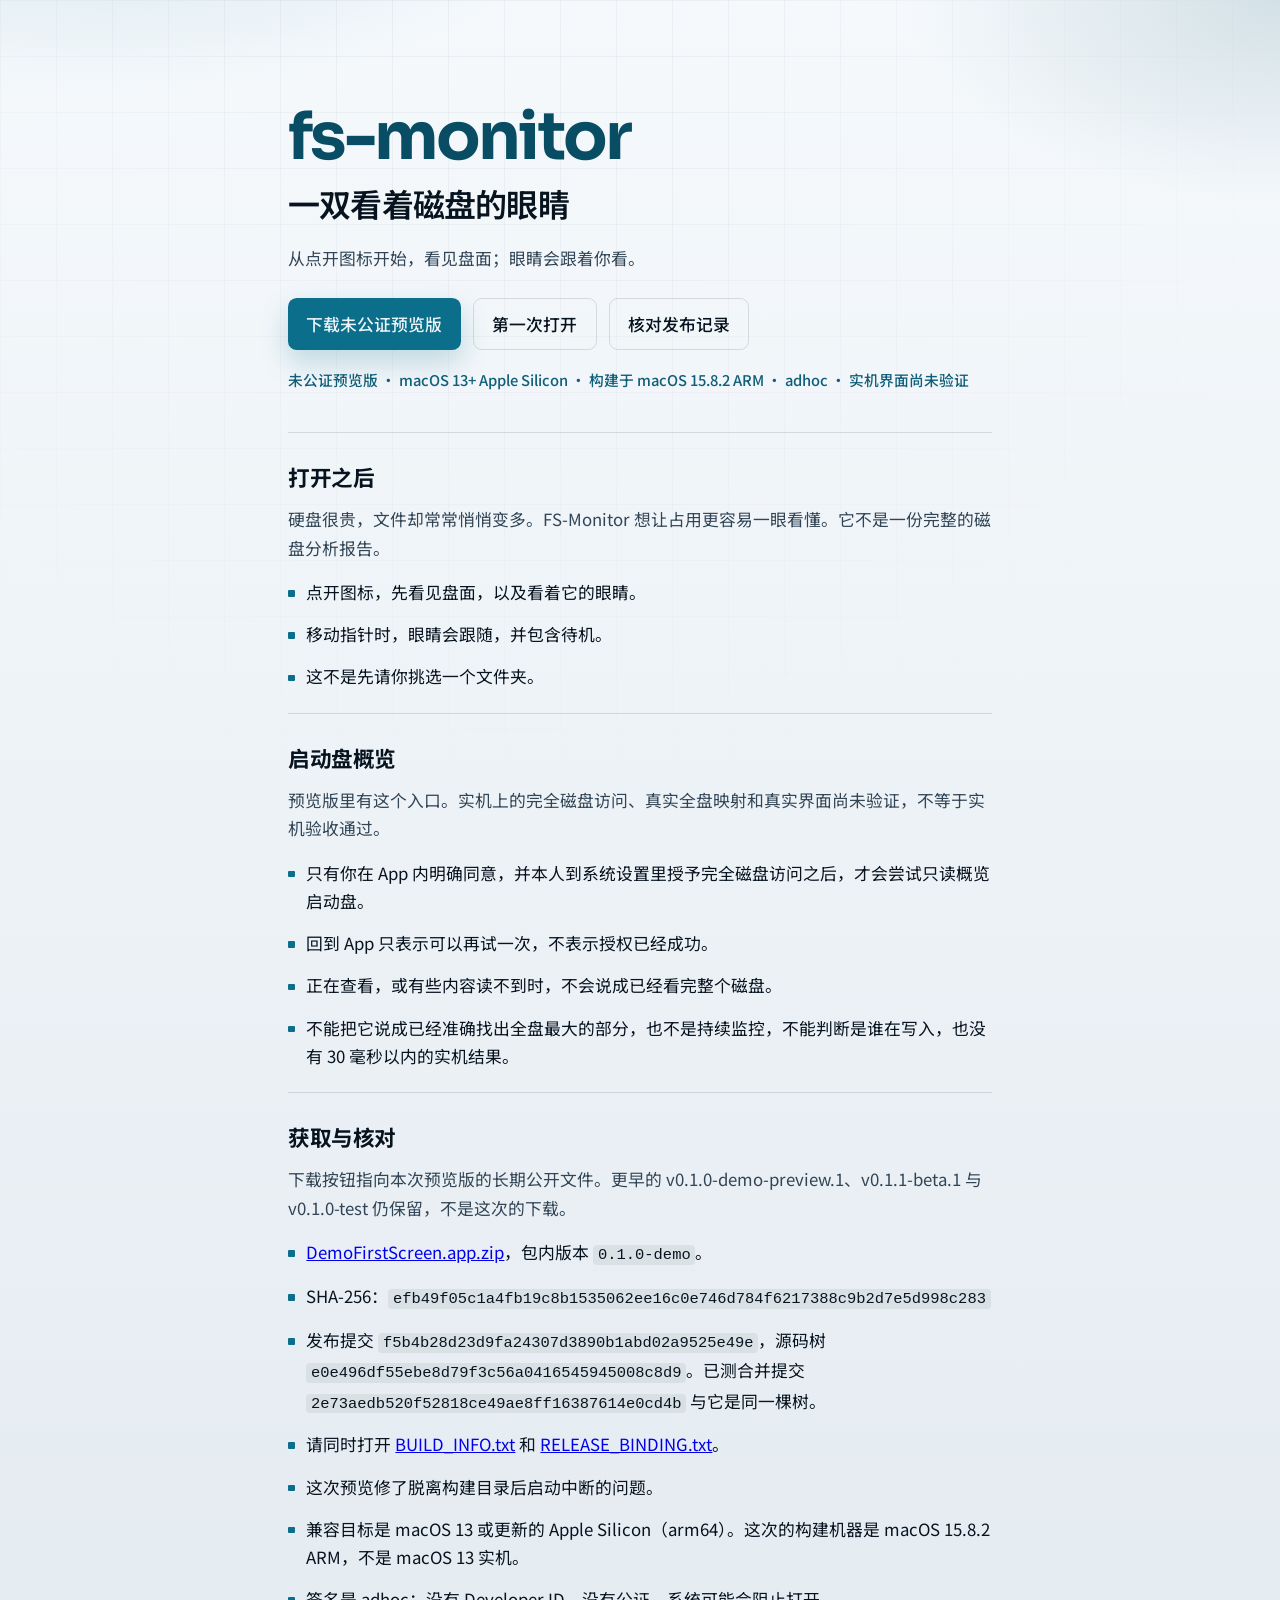
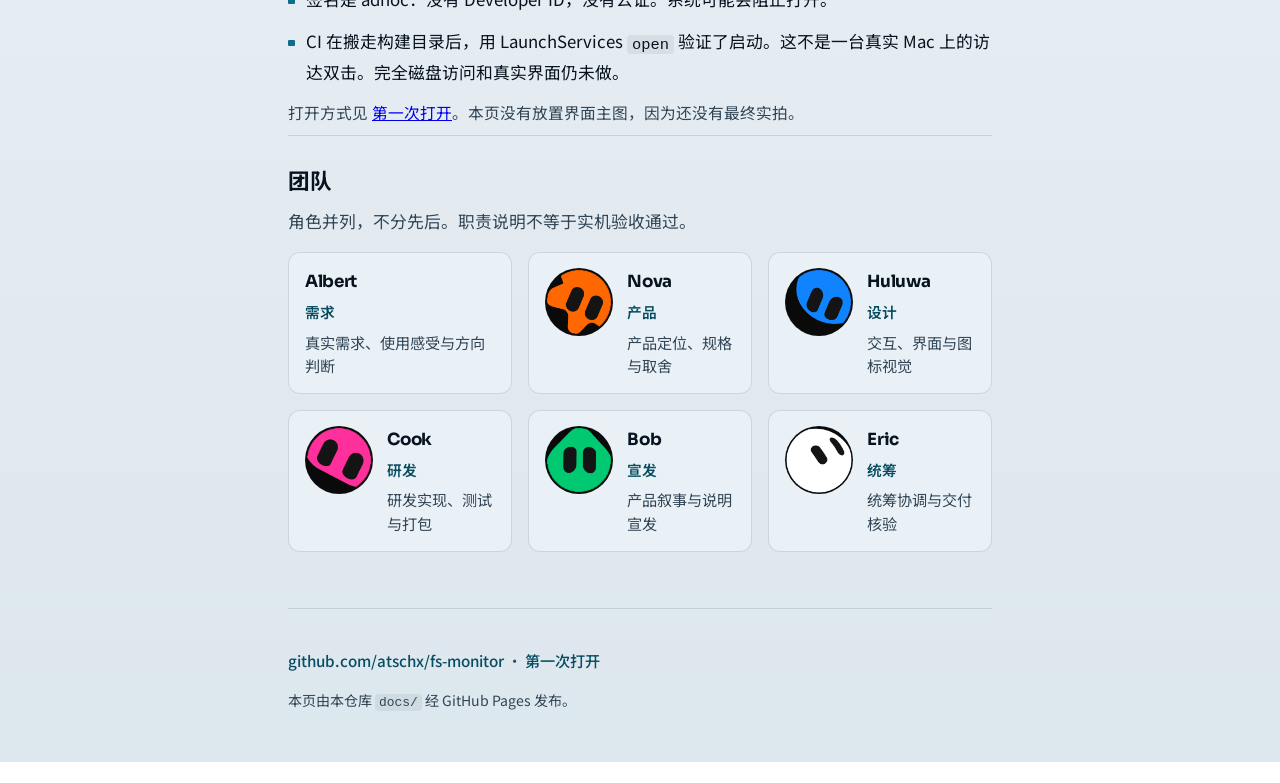
<file: docs/index.html>
<!DOCTYPE html>
<html lang="zh-CN">
<head>
  <meta charset="utf-8">
  <meta name="viewport" content="width=device-width, initial-scale=1">
  <meta name="description" content="FS-Monitor 未公证预览版：从点开图标看见盘面，眼睛跟随指针并待机。启动盘概览尚未在实机验证。">
  <title>FS-Monitor · 一双看着磁盘的眼睛</title>
  <link rel="preconnect" href="https://fonts.googleapis.com">
  <link rel="preconnect" href="https://fonts.gstatic.com" crossorigin>
  <link href="https://fonts.googleapis.com/css2?family=Noto+Sans+SC:wght@400;500;700&family=Sora:wght@600;700&display=swap" rel="stylesheet">
  <link rel="stylesheet" href="style.css">
</head>
<body>
  <div class="atmosphere" aria-hidden="true"></div>

  <header class="hero">
    <p class="brand">fs-monitor</p>
    <h1>一双看着磁盘的眼睛</h1>
    <p class="lede">从点开图标开始，看见盘面；眼睛会跟着你看。</p>
    <div class="cta-row">
      <a class="cta primary" href="https://github.com/atschx/fs-monitor/releases/download/v0.1.0-demo-preview.2/DemoFirstScreen.app.zip">下载未公证预览版</a>
      <a class="cta secondary" href="guide.html">第一次打开</a>
      <a class="cta secondary" href="https://github.com/atschx/fs-monitor/releases/tag/v0.1.0-demo-preview.2">核对发布记录</a>
    </div>
    <p class="status-chip">未公证预览版 · macOS 13+ Apple Silicon · 构建于 macOS 15.8.2 ARM · adhoc · 实机界面尚未验证</p>
  </header>

  <main>
    <section aria-labelledby="see-title">
      <h2 id="see-title">打开之后</h2>
      <p class="section-lede">硬盘很贵，文件却常常悄悄变多。FS-Monitor 想让占用更容易一眼看懂。它不是一份完整的磁盘分析报告。</p>
      <ul class="plain-list">
        <li>点开图标，先看见盘面，以及看着它的眼睛。</li>
        <li>移动指针时，眼睛会跟随，并包含待机。</li>
        <li>这不是先请你挑选一个文件夹。</li>
      </ul>
    </section>

    <section aria-labelledby="disk-title">
      <h2 id="disk-title">启动盘概览</h2>
      <p class="section-lede">预览版里有这个入口。实机上的完全磁盘访问、真实全盘映射和真实界面尚未验证，不等于实机验收通过。</p>
      <ul class="plain-list">
        <li>只有你在 App 内明确同意，并本人到系统设置里授予完全磁盘访问之后，才会尝试只读概览启动盘。</li>
        <li>回到 App 只表示可以再试一次，不表示授权已经成功。</li>
        <li>正在查看，或有些内容读不到时，不会说成已经看完整个磁盘。</li>
        <li>不能把它说成已经准确找出全盘最大的部分，也不是持续监控，不能判断是谁在写入，也没有 30 毫秒以内的实机结果。</li>
      </ul>
    </section>

    <section aria-labelledby="get-title">
      <h2 id="get-title">获取与核对</h2>
      <p class="section-lede">下载按钮指向本次预览版的长期公开文件。更早的 v0.1.0-demo-preview.1、v0.1.1-beta.1 与 v0.1.0-test 仍保留，不是这次的下载。</p>
      <ul class="plain-list">
        <li><a href="https://github.com/atschx/fs-monitor/releases/download/v0.1.0-demo-preview.2/DemoFirstScreen.app.zip">DemoFirstScreen.app.zip</a>，包内版本 <code>0.1.0-demo</code>。</li>
        <li>SHA-256：<code>efb49f05c1a4fb19c8b1535062ee16c0e746d784f6217388c9b2d7e5d998c283</code></li>
        <li>发布提交 <code>f5b4b28d23d9fa24307d3890b1abd02a9525e49e</code>，源码树 <code>e0e496df55ebe8d79f3c56a0416545945008c8d9</code>。已测合并提交 <code>2e73aedb520f52818ce49ae8ff16387614e0cd4b</code> 与它是同一棵树。</li>
        <li>请同时打开 <a href="https://github.com/atschx/fs-monitor/releases/download/v0.1.0-demo-preview.2/BUILD_INFO.txt">BUILD_INFO.txt</a> 和 <a href="https://github.com/atschx/fs-monitor/releases/download/v0.1.0-demo-preview.2/RELEASE_BINDING.txt">RELEASE_BINDING.txt</a>。</li>
        <li>这次预览修了脱离构建目录后启动中断的问题。</li>
        <li>兼容目标是 macOS 13 或更新的 Apple Silicon（arm64）。这次的构建机器是 macOS 15.8.2 ARM，不是 macOS 13 实机。</li>
        <li>签名是 adhoc：没有 Developer ID，没有公证。系统可能会阻止打开。</li>
        <li>CI 在搬走构建目录后，用 LaunchServices <code>open</code> 验证了启动。这不是一台真实 Mac 上的访达双击。完全磁盘访问和真实界面仍未做。</li>
      </ul>
      <p class="note">打开方式见 <a href="guide.html">第一次打开</a>。本页没有放置界面主图，因为还没有最终实拍。</p>
    </section>

    <section aria-labelledby="team-title" id="team">
      <h2 id="team-title">团队</h2>
      <p class="section-lede">角色并列，不分先后。职责说明不等于实机验收通过。</p>
      <ul class="team-grid">
        <li class="team-card">
          <div class="team-meta">
            <p class="team-name">Albert</p>
            <p class="team-role">需求</p>
            <p class="team-contrib">真实需求、使用感受与方向判断</p>
          </div>
        </li>
        <li class="team-card">
          <img class="team-avatar" src="team/nova.png" width="121" height="121" alt="Nova 头像：橙色面具造型，双黑色竖眼" loading="lazy" decoding="async">
          <div class="team-meta">
            <p class="team-name">Nova</p>
            <p class="team-role">产品</p>
            <p class="team-contrib">产品定位、规格与取舍</p>
          </div>
        </li>
        <li class="team-card">
          <img class="team-avatar" src="team/huluwa.png" width="125" height="125" alt="Huluwa 头像：蓝色圆润角色，双黑色竖眼" loading="lazy" decoding="async">
          <div class="team-meta">
            <p class="team-name">Huluwa</p>
            <p class="team-role">设计</p>
            <p class="team-contrib">交互、界面与图标视觉</p>
          </div>
        </li>
        <li class="team-card">
          <img class="team-avatar" src="team/cook.png" width="113" height="113" alt="Cook 头像：粉色倾斜角色，双黑色竖眼" loading="lazy" decoding="async">
          <div class="team-meta">
            <p class="team-name">Cook</p>
            <p class="team-role">研发</p>
            <p class="team-contrib">研发实现、测试与打包</p>
          </div>
        </li>
        <li class="team-card">
          <img class="team-avatar" src="team/bob.png" width="117" height="117" alt="Bob 头像：绿色角色，双黑色竖眼" loading="lazy" decoding="async">
          <div class="team-meta">
            <p class="team-name">Bob</p>
            <p class="team-role">宣发</p>
            <p class="team-contrib">产品叙事与说明宣发</p>
          </div>
        </li>
        <li class="team-card">
          <img class="team-avatar" src="team/eric.png" width="225" height="225" alt="Eric 头像：白色圆形角色，双黑色斜眼" loading="lazy" decoding="async">
          <div class="team-meta">
            <p class="team-name">Eric</p>
            <p class="team-role">统筹</p>
            <p class="team-contrib">统筹协调与交付核验</p>
          </div>
        </li>
      </ul>
    </section>
  </main>

  <footer>
    <p><a href="https://github.com/atschx/fs-monitor">github.com/atschx/fs-monitor</a> · <a href="guide.html">第一次打开</a></p>
    <p class="foot-note">本页由本仓库 <code>docs/</code> 经 GitHub Pages 发布。</p>
  </footer>
</body>
</html>
</file>
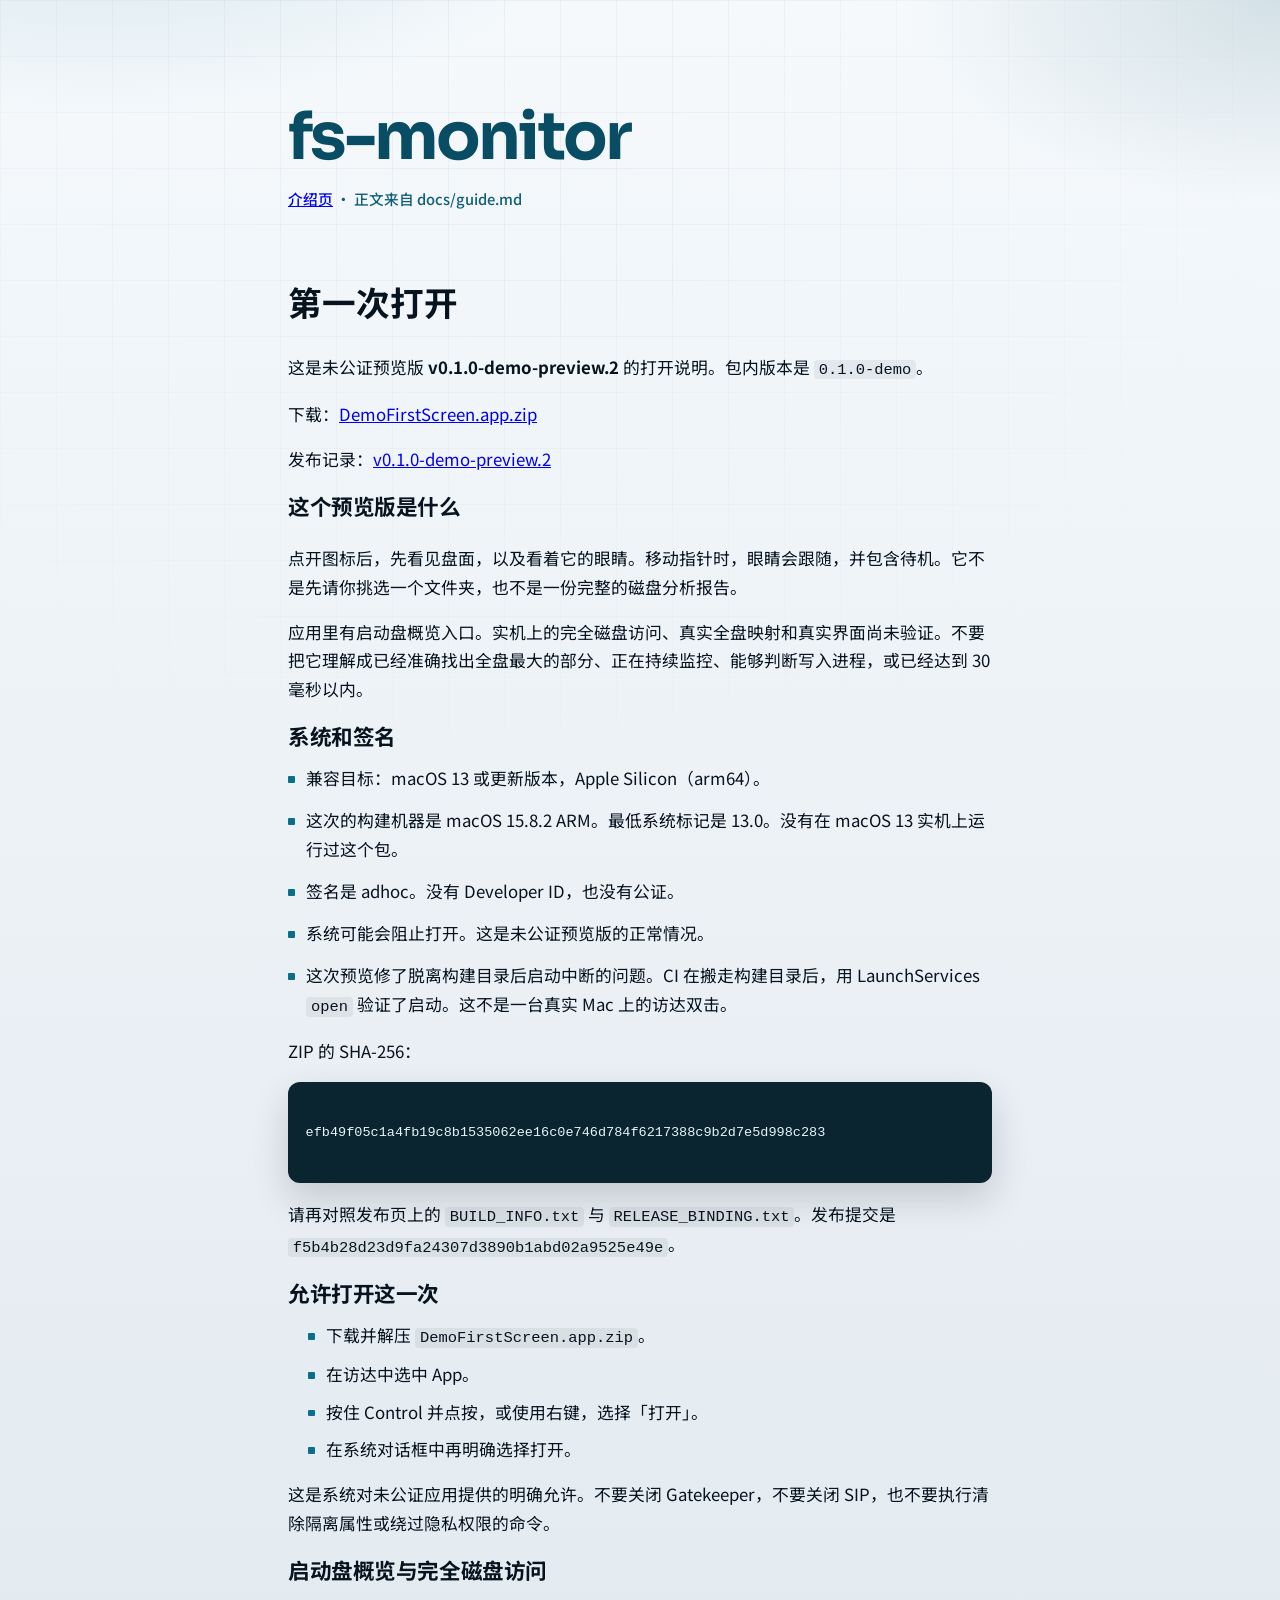
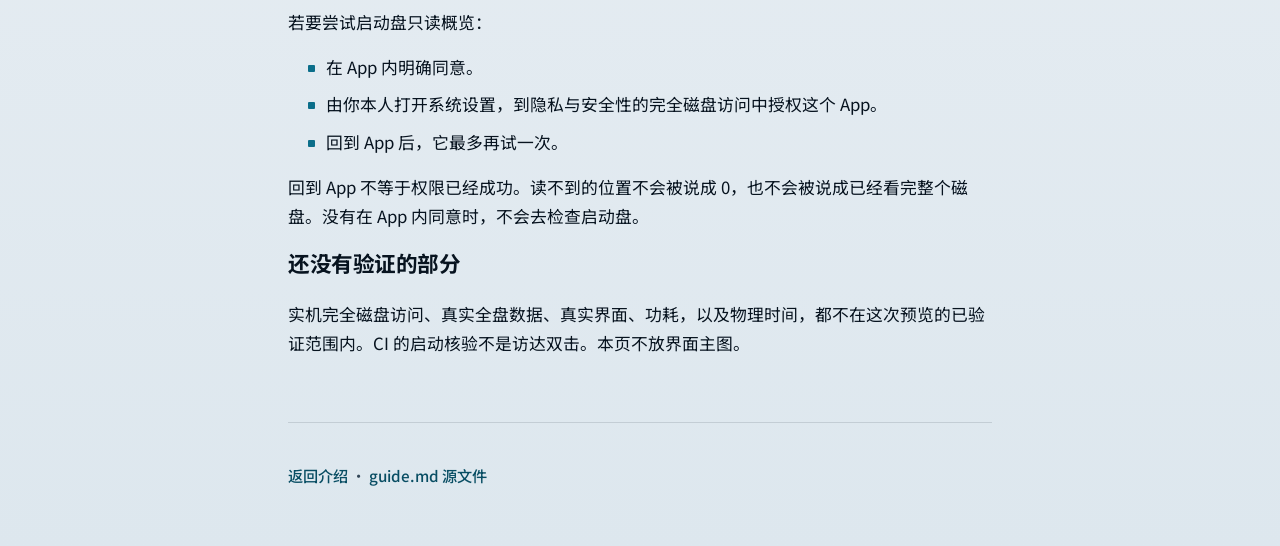
<file: docs/guide.html>
<!DOCTYPE html>
<html lang="zh-CN">
<head>
  <meta charset="utf-8">
  <meta name="viewport" content="width=device-width, initial-scale=1">
  <title>FS-Monitor 第一次打开</title>
  <link rel="preconnect" href="https://fonts.googleapis.com">
  <link rel="preconnect" href="https://fonts.gstatic.com" crossorigin>
  <link href="https://fonts.googleapis.com/css2?family=Noto+Sans+SC:wght@400;500;700&family=Sora:wght@600;700&display=swap" rel="stylesheet">
  <link rel="stylesheet" href="style.css">
</head>
<body>
  <div class="atmosphere" aria-hidden="true"></div>
  <header class="hero">
    <p class="brand">fs-monitor</p>
    <p class="status-chip"><a href="index.html">介绍页</a> · 正文来自 docs/guide.md</p>
  </header>
  <main>
<h1>第一次打开</h1>
<p>这是未公证预览版 <strong>v0.1.0-demo-preview.2</strong> 的打开说明。包内版本是 <code>0.1.0-demo</code>。</p>
<p>下载：<a href="https://github.com/atschx/fs-monitor/releases/download/v0.1.0-demo-preview.2/DemoFirstScreen.app.zip">DemoFirstScreen.app.zip</a></p>
<p>发布记录：<a href="https://github.com/atschx/fs-monitor/releases/tag/v0.1.0-demo-preview.2">v0.1.0-demo-preview.2</a></p>
<h2>这个预览版是什么</h2>
<p>点开图标后，先看见盘面，以及看着它的眼睛。移动指针时，眼睛会跟随，并包含待机。它不是先请你挑选一个文件夹，也不是一份完整的磁盘分析报告。</p>
<p>应用里有启动盘概览入口。实机上的完全磁盘访问、真实全盘映射和真实界面尚未验证。不要把它理解成已经准确找出全盘最大的部分、正在持续监控、能够判断写入进程，或已经达到 30 毫秒以内。</p>
<h2>系统和签名</h2>
<ul class="plain-list">
<li>兼容目标：macOS 13 或更新版本，Apple Silicon（arm64）。</li>
<li>这次的构建机器是 macOS 15.8.2 ARM。最低系统标记是 13.0。没有在 macOS 13 实机上运行过这个包。</li>
<li>签名是 adhoc。没有 Developer ID，也没有公证。</li>
<li>系统可能会阻止打开。这是未公证预览版的正常情况。</li>
<li>这次预览修了脱离构建目录后启动中断的问题。CI 在搬走构建目录后，用 LaunchServices <code>open</code> 验证了启动。这不是一台真实 Mac 上的访达双击。</li>
</ul>
<p>ZIP 的 SHA-256：</p>
<pre><code>
efb49f05c1a4fb19c8b1535062ee16c0e746d784f6217388c9b2d7e5d998c283

</code></pre>
<p>请再对照发布页上的 <code>BUILD_INFO.txt</code> 与 <code>RELEASE_BINDING.txt</code>。发布提交是 <code>f5b4b28d23d9fa24307d3890b1abd02a9525e49e</code>。</p>
<h2>允许打开这一次</h2>
<ol class="plain-list">
<li>下载并解压 <code>DemoFirstScreen.app.zip</code>。</li>
<li>在访达中选中 App。</li>
<li>按住 Control 并点按，或使用右键，选择「打开」。</li>
<li>在系统对话框中再明确选择打开。</li>
</ol>
<p>这是系统对未公证应用提供的明确允许。不要关闭 Gatekeeper，不要关闭 SIP，也不要执行清除隔离属性或绕过隐私权限的命令。</p>
<h2>启动盘概览与完全磁盘访问</h2>
<p>若要尝试启动盘只读概览：</p>
<ol class="plain-list">
<li>在 App 内明确同意。</li>
<li>由你本人打开系统设置，到隐私与安全性的完全磁盘访问中授权这个 App。</li>
<li>回到 App 后，它最多再试一次。</li>
</ol>
<p>回到 App 不等于权限已经成功。读不到的位置不会被说成 0，也不会被说成已经看完整个磁盘。没有在 App 内同意时，不会去检查启动盘。</p>
<h2>还没有验证的部分</h2>
<p>实机完全磁盘访问、真实全盘数据、真实界面、功耗，以及物理时间，都不在这次预览的已验证范围内。CI 的启动核验不是访达双击。本页不放界面主图。</p>
  </main>
  <footer>
    <p><a href="index.html">返回介绍</a> · <a href="https://github.com/atschx/fs-monitor/blob/main/docs/guide.md">guide.md 源文件</a></p>
  </footer>
</body>
</html>
</file>
<file: docs/style.css>
:root {
  --ink: #07131f;
  --ink-soft: #314556;
  --foam: #edf4f8;
  --sea: #0b6e8a;
  --sea-deep: #084d63;
  --signal: #0f5f78;
  --line: rgba(7, 19, 31, 0.12);
  --glow: rgba(11, 110, 138, 0.22);
  --shadow: rgba(7, 19, 31, 0.16);
  --max: 44rem;
  --font-display: "Sora", "Noto Sans SC", "PingFang SC", sans-serif;
  --font-body: "Noto Sans SC", "PingFang SC", "Hiragino Sans GB", sans-serif;
}

*,
*::before,
*::after {
  box-sizing: border-box;
}

html {
  scroll-behavior: smooth;
}

body {
  margin: 0;
  min-height: 100vh;
  color: var(--ink);
  font-family: var(--font-body);
  font-size: 1.05rem;
  line-height: 1.7;
  background:
    radial-gradient(1000px 520px at 8% -8%, rgba(11, 110, 138, 0.18), transparent 55%),
    radial-gradient(780px 420px at 100% 0%, rgba(7, 77, 99, 0.14), transparent 48%),
    linear-gradient(180deg, #f5f9fc 0%, #e8eef3 55%, #dde7ee 100%);
  overflow-x: hidden;
}

.atmosphere {
  position: fixed;
  inset: 0;
  pointer-events: none;
  background-image:
    linear-gradient(rgba(7, 19, 31, 0.04) 1px, transparent 1px),
    linear-gradient(90deg, rgba(7, 19, 31, 0.04) 1px, transparent 1px);
  background-size: 56px 56px;
  mask-image: radial-gradient(circle at 40% 0%, #000 15%, transparent 70%);
  animation: drift 20s ease-in-out infinite alternate;
  z-index: 0;
}

@keyframes drift {
  from { transform: translate3d(0, 0, 0); }
  to { transform: translate3d(-10px, 8px, 0); }
}

.hero,
main,
footer {
  position: relative;
  z-index: 1;
  width: min(100% - 2rem, var(--max));
  margin-inline: auto;
}

.hero {
  padding: clamp(3.5rem, 12vw, 6.5rem) 0 2.5rem;
  animation: rise 0.75s ease-out both;
}

@keyframes rise {
  from {
    opacity: 0;
    transform: translateY(16px);
  }
  to {
    opacity: 1;
    transform: translateY(0);
  }
}

.brand {
  margin: 0 0 1rem;
  font-family: var(--font-display);
  font-size: clamp(2.5rem, 8vw, 4.1rem);
  font-weight: 700;
  letter-spacing: -0.04em;
  line-height: 1;
  color: var(--sea-deep);
}

.hero h1 {
  margin: 0 0 1.1rem;
  max-width: 18ch;
  font-family: var(--font-display);
  font-size: clamp(1.45rem, 4.4vw, 2rem);
  font-weight: 600;
  letter-spacing: -0.025em;
  line-height: 1.28;
  color: var(--ink);
}

.lede {
  margin: 0 0 1.6rem;
  max-width: 38rem;
  color: var(--ink-soft);
  font-size: 1.05rem;
}

.cta-row {
  display: flex;
  flex-wrap: wrap;
  gap: 0.75rem;
  margin-bottom: 1.1rem;
}

.cta {
  display: inline-flex;
  align-items: center;
  justify-content: center;
  min-height: 2.75rem;
  padding: 0.65rem 1.15rem;
  border-radius: 0.55rem;
  text-decoration: none;
  font-weight: 500;
  transition: transform 0.2s ease, background-color 0.2s ease, color 0.2s ease, box-shadow 0.2s ease;
}

.cta.primary {
  background: var(--sea);
  color: var(--foam);
  box-shadow: 0 12px 28px var(--glow);
}

.cta.primary:hover,
.cta.primary:focus-visible {
  background: var(--sea-deep);
  transform: translateY(-1px);
}

.cta.secondary {
  background: transparent;
  color: var(--ink);
  border: 1px solid var(--line);
}

.cta.secondary:hover,
.cta.secondary:focus-visible {
  border-color: var(--sea);
  color: var(--sea-deep);
}

.status-chip {
  margin: 0;
  color: var(--signal);
  font-size: 0.92rem;
  font-weight: 500;
}

main {
  padding-bottom: 3rem;
}

section {
  padding: 1.75rem 0 0.5rem;
  border-top: 1px solid var(--line);
  animation: rise 0.85s ease-out both;
  animation-delay: 0.1s;
}

section + section {
  animation-delay: 0.18s;
}

h2 {
  margin: 0 0 0.45rem;
  font-family: var(--font-display);
  font-size: 1.35rem;
  font-weight: 700;
  letter-spacing: -0.02em;
}

h3 {
  margin: 1.1rem 0 0.4rem;
  font-family: var(--font-display);
  font-size: 1.1rem;
  font-weight: 700;
}

ol.plain-list {
  margin: 0 0 1rem;
  padding-left: 1.25rem;
}

ol.plain-list li {
  margin: 0 0 0.55rem;
}

.section-lede {
  margin: 0 0 1rem;
  color: var(--ink-soft);
}

.plain-list {
  margin: 0;
  padding: 0;
  list-style: none;
}

.plain-list li {
  position: relative;
  margin: 0 0 0.85rem;
  padding-left: 1.15rem;
}

.plain-list li::before {
  content: "";
  position: absolute;
  left: 0;
  top: 0.72em;
  width: 0.42rem;
  height: 0.42rem;
  border-radius: 1px;
  background: var(--sea);
}

.spec-grid {
  display: grid;
  gap: 1rem 1.5rem;
  margin: 0;
}

@media (min-width: 720px) {
  .spec-grid {
    grid-template-columns: 1fr 1fr;
  }
}

.spec-grid > div {
  padding: 0;
  border: 0;
  background: transparent;
}

.spec-grid dt {
  margin: 0 0 0.2rem;
  font-family: var(--font-display);
  font-weight: 700;
  color: var(--sea-deep);
}

.spec-grid dd {
  margin: 0;
  color: var(--ink-soft);
}

pre {
  margin: 0 0 1rem;
  padding: 1rem 1.1rem;
  overflow-x: auto;
  border-radius: 0.75rem;
  background: #0a2430;
  color: #e7f3f8;
  box-shadow: 0 16px 36px var(--shadow);
  font-size: 0.92rem;
  line-height: 1.55;
}

code {
  font-family: ui-monospace, "SF Mono", Menlo, Consolas, monospace;
  font-size: 0.92em;
}

p code,
li code,
dd code,
.foot-note code {
  padding: 0.05em 0.3em;
  border-radius: 0.25rem;
  background: rgba(7, 19, 31, 0.06);
}

.note {
  margin: 0;
  color: var(--ink-soft);
  font-size: 0.98rem;
}

.team-grid {
  display: grid;
  gap: 1rem;
  margin: 0;
  padding: 0;
  list-style: none;
  grid-template-columns: 1fr;
}

@media (min-width: 560px) {
  .team-grid {
    grid-template-columns: repeat(2, minmax(0, 1fr));
  }
}

@media (min-width: 900px) {
  .team-grid {
    grid-template-columns: repeat(3, minmax(0, 1fr));
  }
}

.team-card {
  display: flex;
  gap: 0.9rem;
  align-items: flex-start;
  margin: 0;
  padding: 0.95rem 1rem;
  border: 1px solid var(--line);
  border-radius: 0.75rem;
  background: color-mix(in srgb, var(--foam) 72%, transparent);
}

.team-avatar {
  flex: 0 0 auto;
  width: 4.25rem;
  height: 4.25rem;
  border-radius: 999px;
  object-fit: cover;
  object-position: center;
  background: #0a0a0a;
  border: 1px solid var(--line);
}

.team-meta {
  min-width: 0;
}

.team-name {
  margin: 0;
  font-family: var(--font-display);
  font-size: 1.05rem;
  font-weight: 700;
  color: var(--ink);
  letter-spacing: -0.02em;
}

.team-role {
  margin: 0.15rem 0 0.4rem;
  color: var(--sea-deep);
  font-size: 0.92rem;
  font-weight: 600;
}

.team-contrib {
  margin: 0;
  color: var(--ink-soft);
  font-size: 0.95rem;
  line-height: 1.55;
}

footer {
  padding: 1.5rem 0 3rem;
  border-top: 1px solid var(--line);
  color: var(--ink-soft);
  font-size: 0.95rem;
}

footer a {
  color: var(--sea-deep);
  font-weight: 500;
  text-decoration: none;
}

footer a:hover,
footer a:focus-visible {
  text-decoration: underline;
}

.foot-note {
  margin: 0.55rem 0 0;
  max-width: 38rem;
  font-size: 0.88rem;
}

@media (max-width: 640px) {
  body {
    font-size: 1rem;
  }

  .hero h1 {
    max-width: none;
  }

  .cta {
    width: 100%;
  }
}

@media (prefers-color-scheme: dark) {
  :root {
    --ink: #e8f1f6;
    --ink-soft: #b4c5d1;
    --foam: #102231;
    --sea: #4eb3cf;
    --sea-deep: #8ad0e4;
    --signal: #7ec8dc;
    --line: rgba(232, 241, 246, 0.16);
    --glow: rgba(78, 179, 207, 0.2);
    --shadow: rgba(0, 0, 0, 0.35);
  }

  body {
    background:
      radial-gradient(1000px 520px at 8% -8%, rgba(78, 179, 207, 0.16), transparent 55%),
      radial-gradient(780px 420px at 100% 0%, rgba(14, 60, 78, 0.35), transparent 48%),
      linear-gradient(180deg, #08141d 0%, #0c1a26 55%, #102231 100%);
  }

  .team-card {
    background: color-mix(in srgb, #132636 85%, transparent);
  }

  p code,
  li code,
  dd code,
  .foot-note code {
    background: rgba(232, 241, 246, 0.08);
  }
}

@media (prefers-reduced-motion: reduce) {
  html {
    scroll-behavior: auto;
  }

  .atmosphere,
  .hero,
  section {
    animation: none;
  }

  .cta {
    transition: none;
  }
}
</file>
